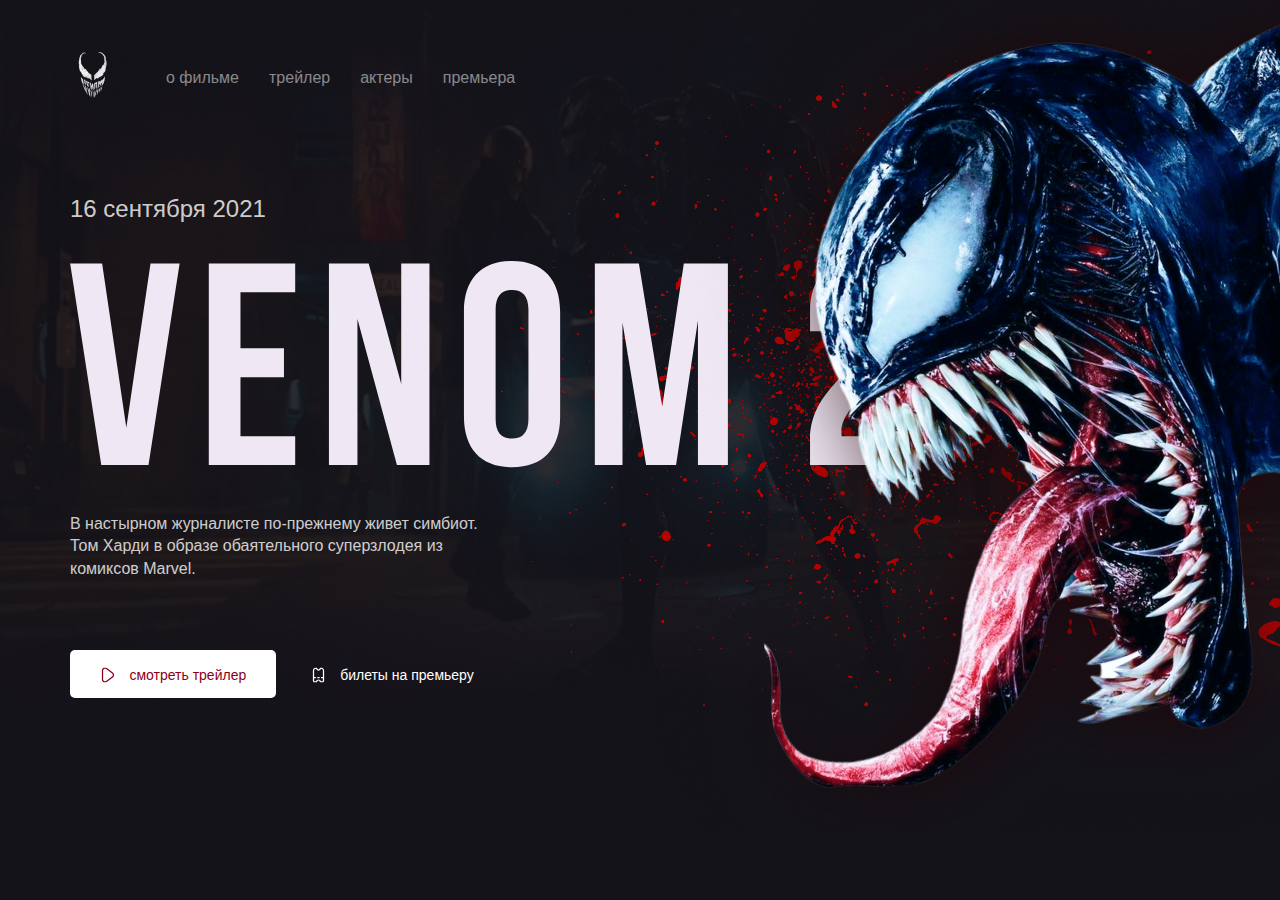
<file: index.html>
<!DOCTYPE html>
<html lang="ru">
<head>
    <meta charset="UTF-8">
    <meta http-equiv="X-UA-Compatible" content="IE=edge">
    <meta name="viewport" content="width=device-width, initial-scale=1.0">
    <title>Главная - Venom 2</title>
    <link rel="preconnect" href="https://fonts.gstatic.com">
    <link href="https://fonts.googleapis.com/css2?family=Roboto:wght@400;700&display=swap" rel="stylesheet">
    <link rel="stylesheet" href="css/normalize.css">
    <link rel="stylesheet" href="css/style.css">
</head>
<body class="primery-bg">
    <div class="container">
    <header class="header">
        <a href="/" class="logo-link">
            <img width="46" height="71" src="img/logo.png" alt="logo: venom" class="logo-image">
        </a>
        <nav class="nav">
            <ul class="nav-menu">
                <li class="nav-menu-item">
                    <a href="about.html" class="nav-menu-link">о фильме</a>
                </li>
                <li class="nav-menu-item">
                    <a href="trailer.html" class="nav-menu-link">трейлер</a>
                </li>
                <li class="nav-menu-item">
                    <a href="actors.html" class="nav-menu-link">актеры</a>
                </li>
                <li class="nav-menu-item">
                    <a href="premier.html" class="nav-menu-link">премьера</a>
                </li>
            </ul>
        </nav>
    </header>
    <div class="film">
        <div class="film-text">
            <span class="film-date">16 сентября 2021</span>
            <img src="img/venom-2.svg" alt="logo: venom-2" class="film-logo">
            <p class="film-description">В настырном журналисте по-прежнему живет симбиот. Том Харди в образе обаятельного
                суперзлодея из комиксов Marvel.</p>
        </div>
        <!-- /.film-text -->
        <div class="button-group">
            <button class="button button-primery">
                <img width="15" src="img/play.svg" alt="icon: play" class="button-icon">
                <span class="button-text">смотреть трейлер</span>
            </button>
            <a href="trailer.html" class="button button-link">
                <img width="15" src="img/ticket.svg" alt="icon: Ticket" class="button-icon">
                <span class="button-text">билеты на премьеру</span>
            </a>
        </div>
        <!-- /.button-group -->
    </div>
    <!-- /.film -->
    </div>
    <!-- /.container -->
    <img src="img/venom.png" alt="photo: venom" class="venom">
</body>
</html>
</file>
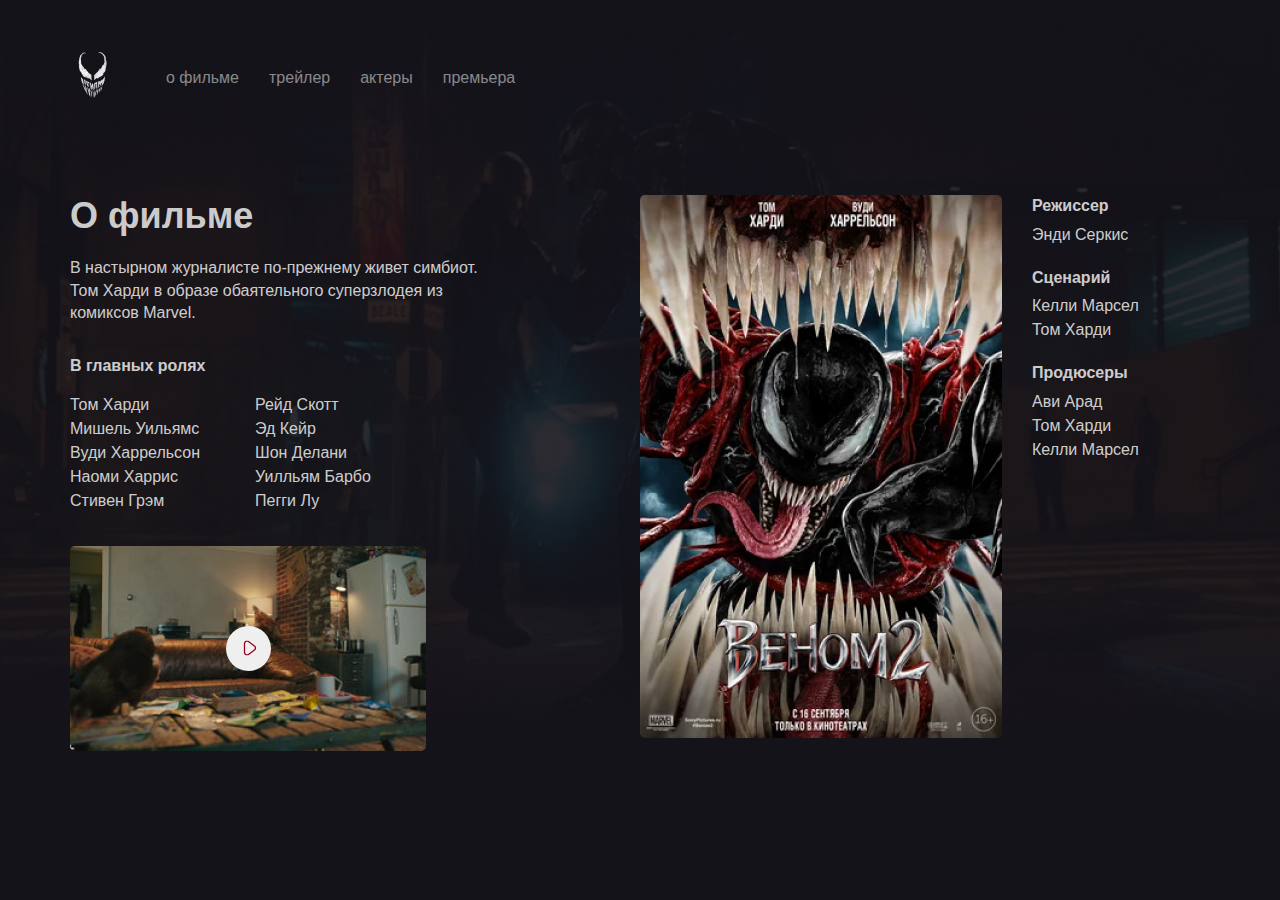
<file: about.html>
<!DOCTYPE html>
<html lang="ru">
<head>
    <meta charset="UTF-8">
    <meta http-equiv="X-UA-Compatible" content="IE=edge">
    <meta name="viewport" content="width=device-width, initial-scale=1.0">
    <title>О фильме - Venom 2</title>
    <link rel="preconnect" href="https://fonts.gstatic.com">
    <link href="https://fonts.googleapis.com/css2?family=Roboto:wght@400;700&display=swap" rel="stylesheet">
    <link rel="stylesheet" href="css/normalize.css">
    <link rel="stylesheet" href="css/style.css">
</head>
<body>
<div class="container">
    <header class="header">
        <a href="/" class="logo-link">
            <img width="46" height="71" src="img/logo.png" alt="logo: venom" class="logo-image">
        </a>
        <nav class="nav">
            <ul class="nav-menu">
                <li class="nav-menu-item">
                    <a href="about.html" class="nav-menu-link">о фильме</a>
                </li>
                <li class="nav-menu-item">
                    <a href="trailer.html" class="nav-menu-link">трейлер</a>
                </li>
                <li class="nav-menu-item">
                    <a href="actors.html" class="nav-menu-link">актеры</a>
                </li>
                <li class="nav-menu-item">
                    <a href="premier.html" class="nav-menu-link">премьера</a>
                </li>
            </ul>
        </nav>
    </header>
    <div class="content">
        <div class="col">
            <h2 class="content-title">О фильме</h2>
            <p class="content-text">
                В настырном журналисте по-прежнему живет симбиот. Том Харди в образе обаятельного суперзлодея из
                комиксов Marvel.
            </p>
            <h3 class="content-subtitle">В главных ролях</h3>
            <ul class="list column-2">
                <li class="list-item">Том Харди</li>
                <li class="list-item">Мишель Уильямс</li>
                <li class="list-item">Вуди Харрельсон</li>
                <li class="list-item">Наоми Харрис</li>
                <li class="list-item">Стивен Грэм</li>
                <li class="list-item">Рейд Скотт</li>
                <li class="list-item">Эд Кейр</li>
                <li class="list-item">Шон Делани</li>
                <li class="list-item">Уилльям Барбо</li>
                <li class="list-item">Пегги Лу</li>
            </ul>
            <div class="trailer">
                <button class="play">
                    <img src="img/play.svg" alt="icon: play" class="play-icon">
                </button>
            </div>

        </div>
        <div class="col">
            <div class="poster-wrapper">
                <img src="img/poster.jpg" alt="photo: poster venom 2" class="poster">
                <div class="creators">
                    <h3 class="content-subtitle">Режиссер</h3>
                    <ul class="list">
                        <li class="list-item">Энди Серкис</li>
                    </ul>
                    <h3 class="content-subtitle">Сценарий</h3>
                    <ul class="list">
                        <li class="list-item">Келли Марсел</li>
                        <li class="list-item">Том Харди</li>
                    </ul>
                    <h3 class="content-subtitle">Продюсеры</h3>
                    <ul class="list">
                        <li class="list-item">Ави Арад</li>
                        <li class="list-item">Том Харди</li>
                        <li class="list-item">Келли Марсел</li>
                    </ul>
                </div>
            </div>
        </div>
    </div>
    <!-- /.content -->
</div>
<!-- /.container -->
</body>
</html>
</file>
<file: css/style.css>
body {
  color: #fff;
  font-family: "Robobto", sans-serif;
  background: #14131a url("../img/background.jpg") no-repeat center / 100%;
}

.container {
  max-width: 1140px;
  margin: auto;
}

.header {
  display: flex;
  align-items: center;
  padding-top: 40px;
  margin-bottom: 80px;
}

.logo-link {
  display: inline-block;
  margin-right: 50px;
}

.nav-menu {
  margin: 0;
  padding: 0;
  list-style: none;
  display: flex;
}

.nav-menu-item {
  margin-right: 30px;
}

.nav-menu-link {
  text-decoration: none;
  color: rgba(255, 255, 255, 0.5);
}

.film-date {
  display: block;
  font-size: 24px;
  line-height: 28px;
  margin-bottom: 38px;
  color: rgba(255, 255, 255, 0.8);
}

.film-description {
  max-width: 423px;
  margin-top: 40px;
  font-size: 16px;
  line-height: 140%;
  color: rgba(255, 255, 255, 0.8);
}

.button {
  padding: 15px 30px;
  border: none;
  border-radius: 5px;
  text-decoration: none;
}

.button-icon,
.button-text {
  display: inline-block;
  vertical-align: middle;
  cursor: pointer;
}

.button-text {
  font-size: 14px;
  line-height: 16px;
  margin-left: 10px;
}

.button-primery {
  color: #8d0019;
  background-color: #fff;
}

.button-link {
  color: #fff;
}

.button-group {
  margin-top: 70px;
}

.venom {
  position: absolute;
  top: 0;
  right: 0;
}

.primery-bg {
  background: url("../img/blood.png") no-repeat top right,
    #14131a url("../img/background.jpg") no-repeat center / 100%;
}

.content {
  display: flex;
}

.col {
  flex-basis: 50%;
}

.content-title {
  margin: 0;
  font-weight: bold;
  font-size: 36px;
  line-height: 42px;
  color: rgba(255, 255, 255, 0.8);
  margin-bottom: 20px;
}

.content-subtitle {
  font-weight: bold;
  font-size: 16px;
  line-height: 140%;
  color: rgba(255, 255, 255, 0.8);
  margin-bottom: 15px;
  margin-top: 0;
}

.content-text {
  font-size: 16px;
  line-height: 140%;
  color: rgba(255, 255, 255, 0.8);
  max-width: 423px;
  margin-bottom: 30px;
}

.content .list {
  list-style: none;
  padding: 0;
}

.list-item {
  line-height: 1.5;
  color: rgba(255, 255, 255, 0.8);
}

.column-2 {
  -webkit-column-count: 2;
  -moz-column-count: 2;
  column-count: 2;
  -webkit-column-gap: 20px;
  -moz-column-gap: 20px;
  column-gap: 20px;
  max-width: 350px;
}

.content .trailer {
  margin-top: 33px;
  width: 356px;
  height: 205px;
  background: url("../img/trailer-cover.jpg") no-repeat center / contain;
  border-radius: 5px;
  display: flex;
  align-items: center;
  justify-content: center;
}

.trailer .play {
  width: 45px;
  height: 45px;
  border-radius: 50%;
  border: none;
  cursor: pointer;
}

.trailer .play-icon {
  transform: translate(1px, 2px);
}

.poster-wrapper {
  display: flex;
  align-items: start;
}

.poster {
  width: 362px;
  border-radius: 5px;
  margin-right: 30px;
}

.poster-wrapper .content-subtitle {
  margin-bottom: 5px;
}

.poster-wrapper .list {
  margin: 0;
  margin-bottom: 20px;
}
</file>
